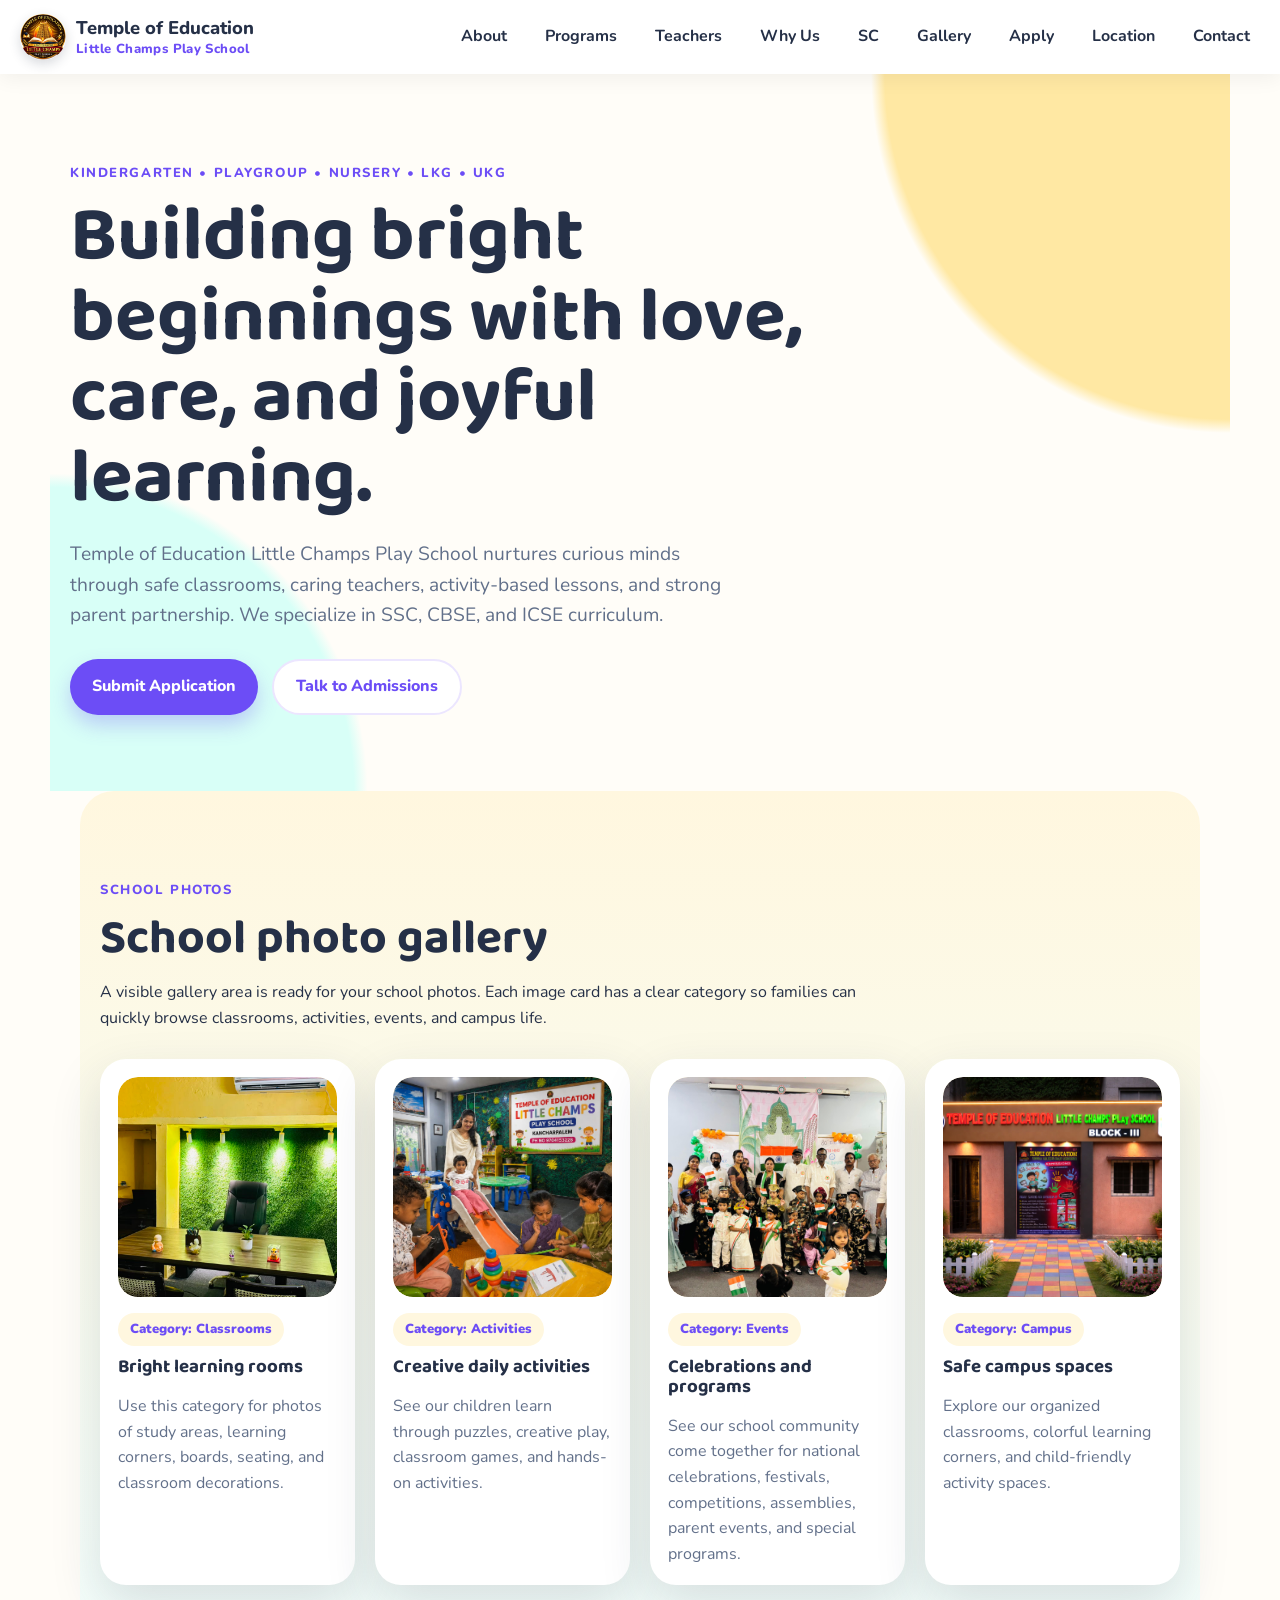
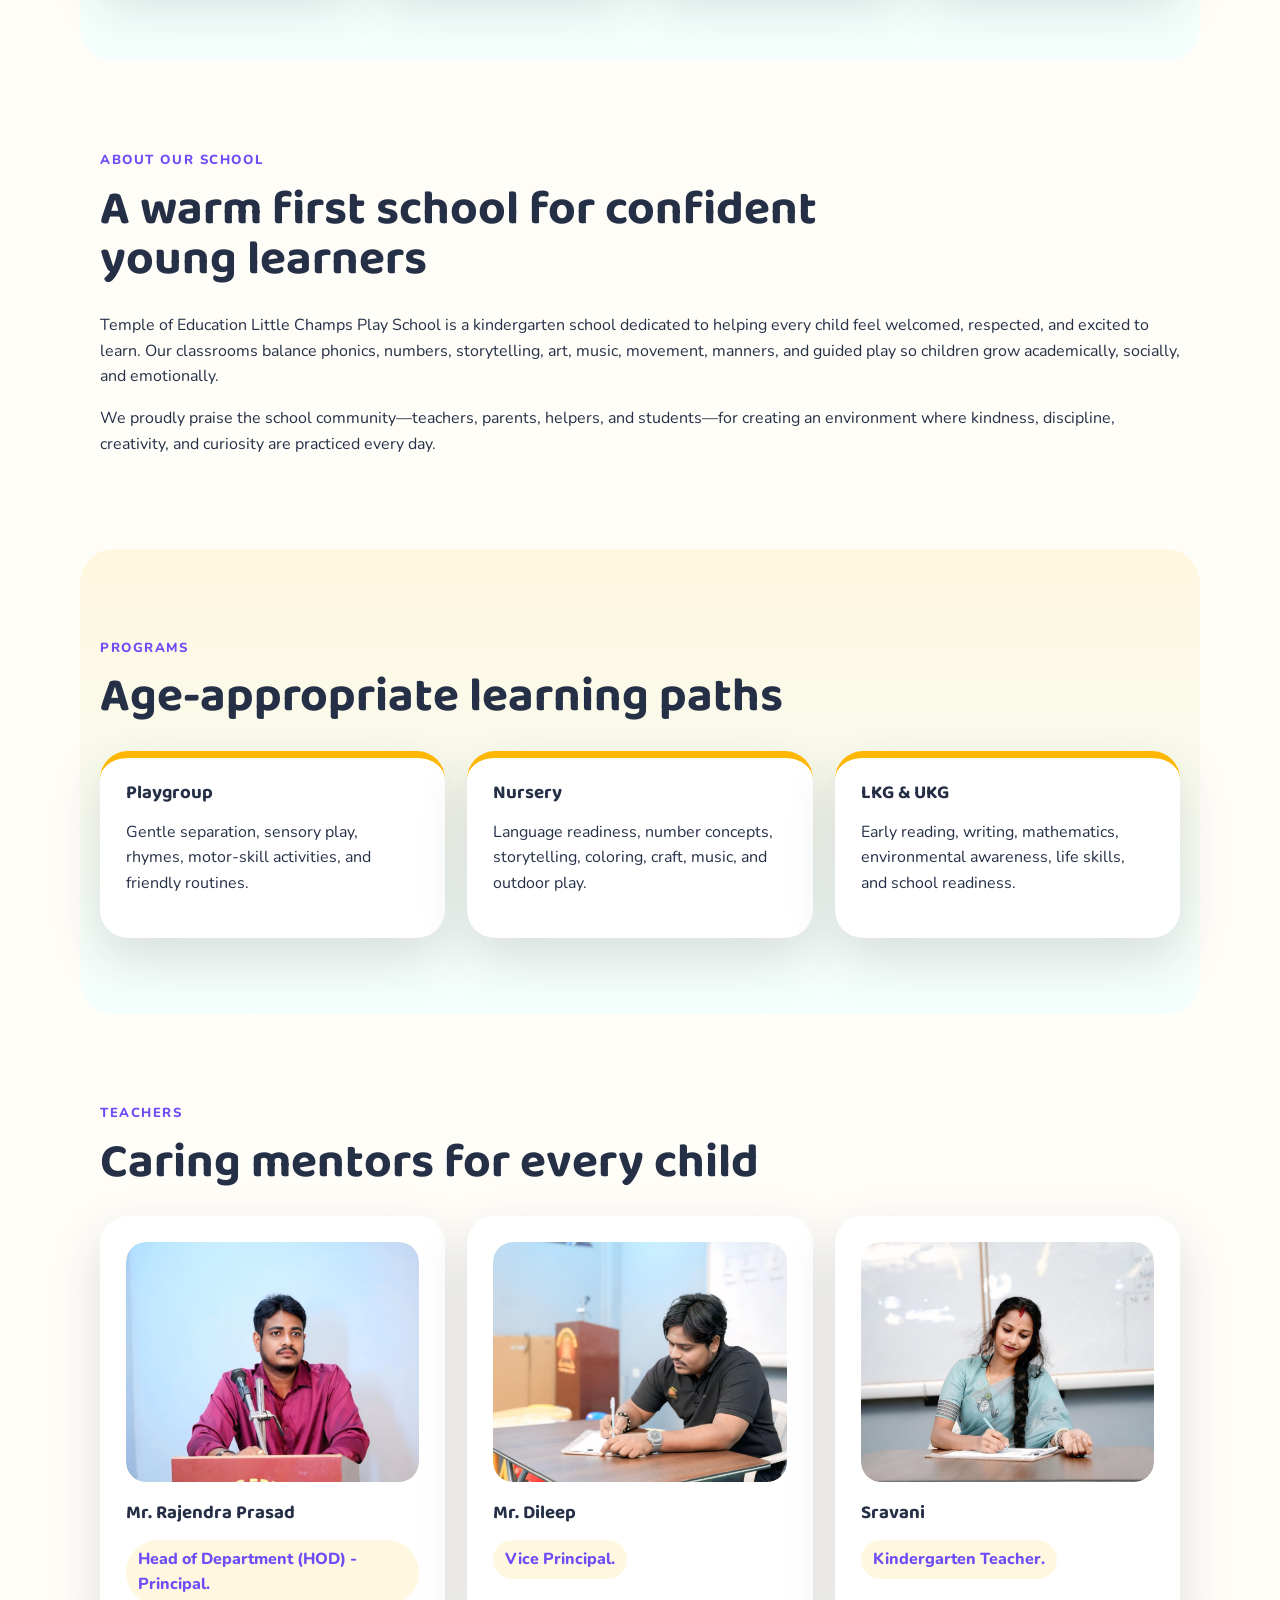
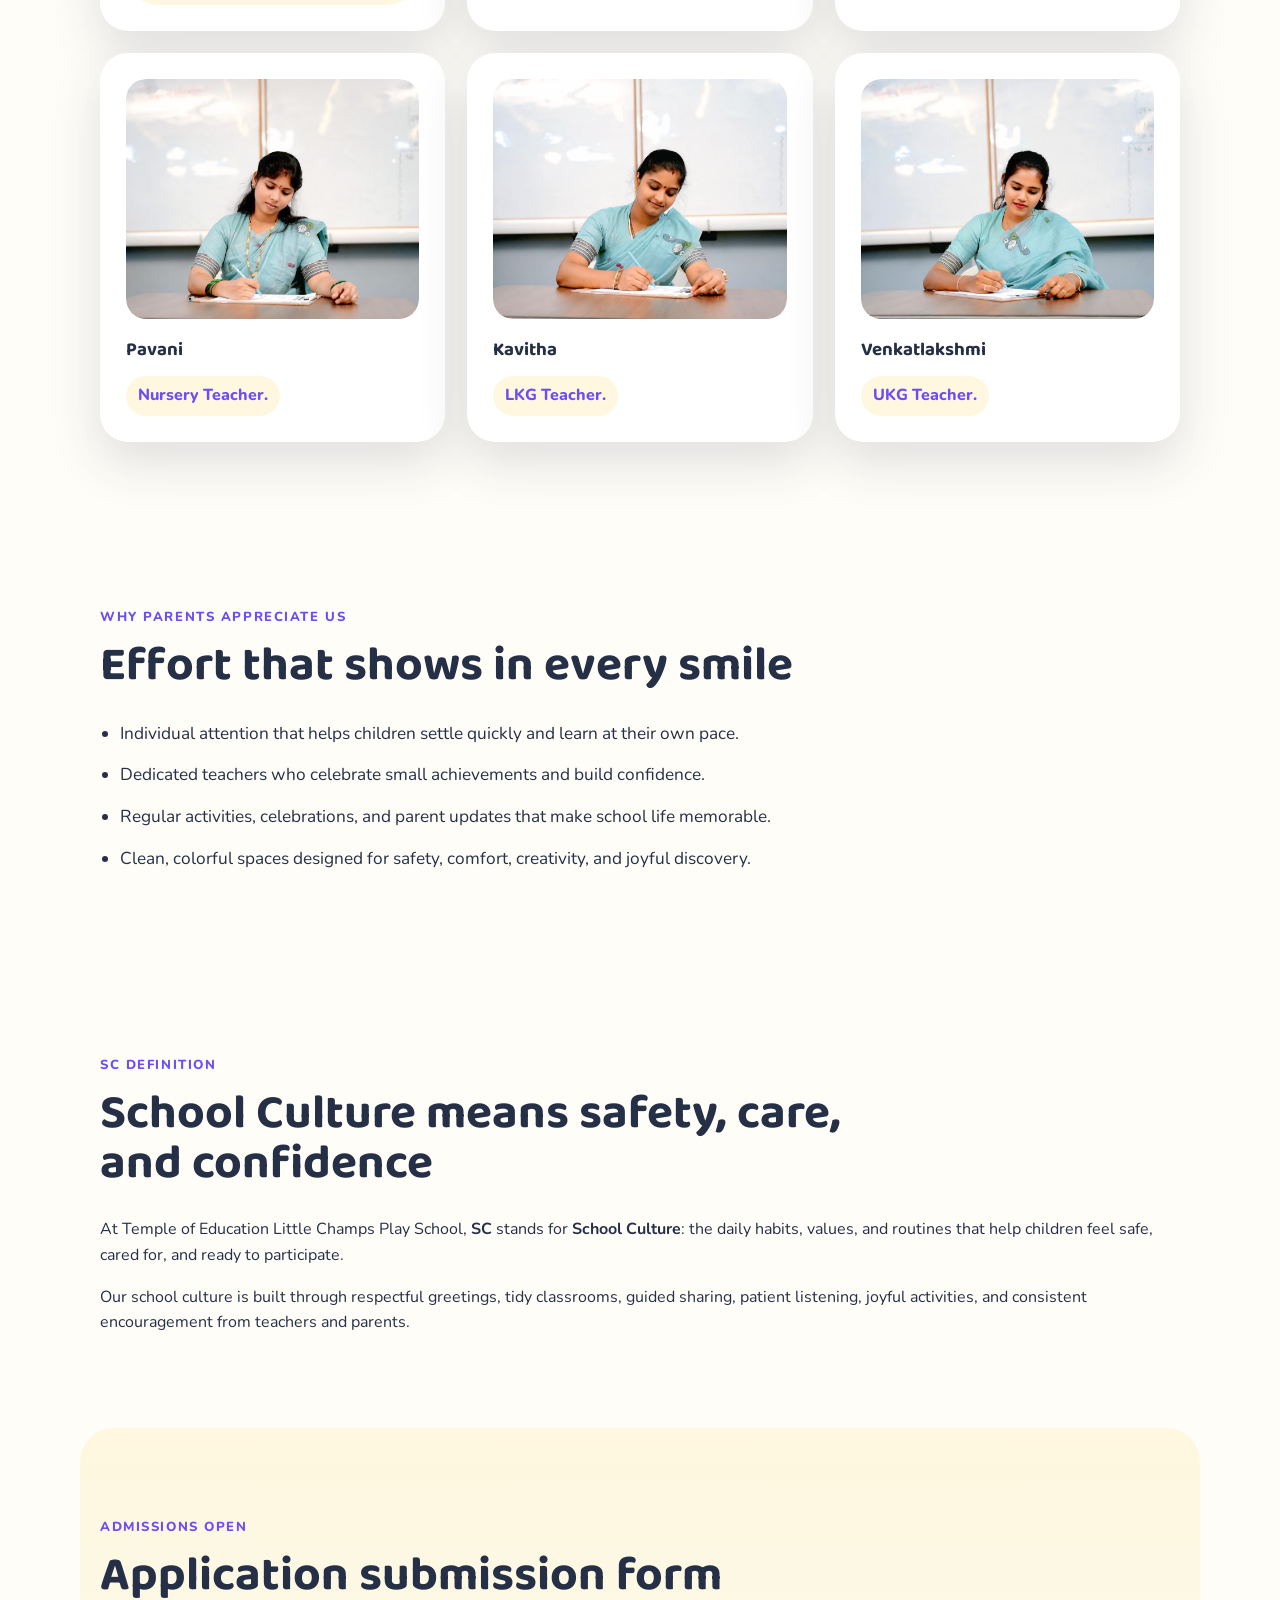
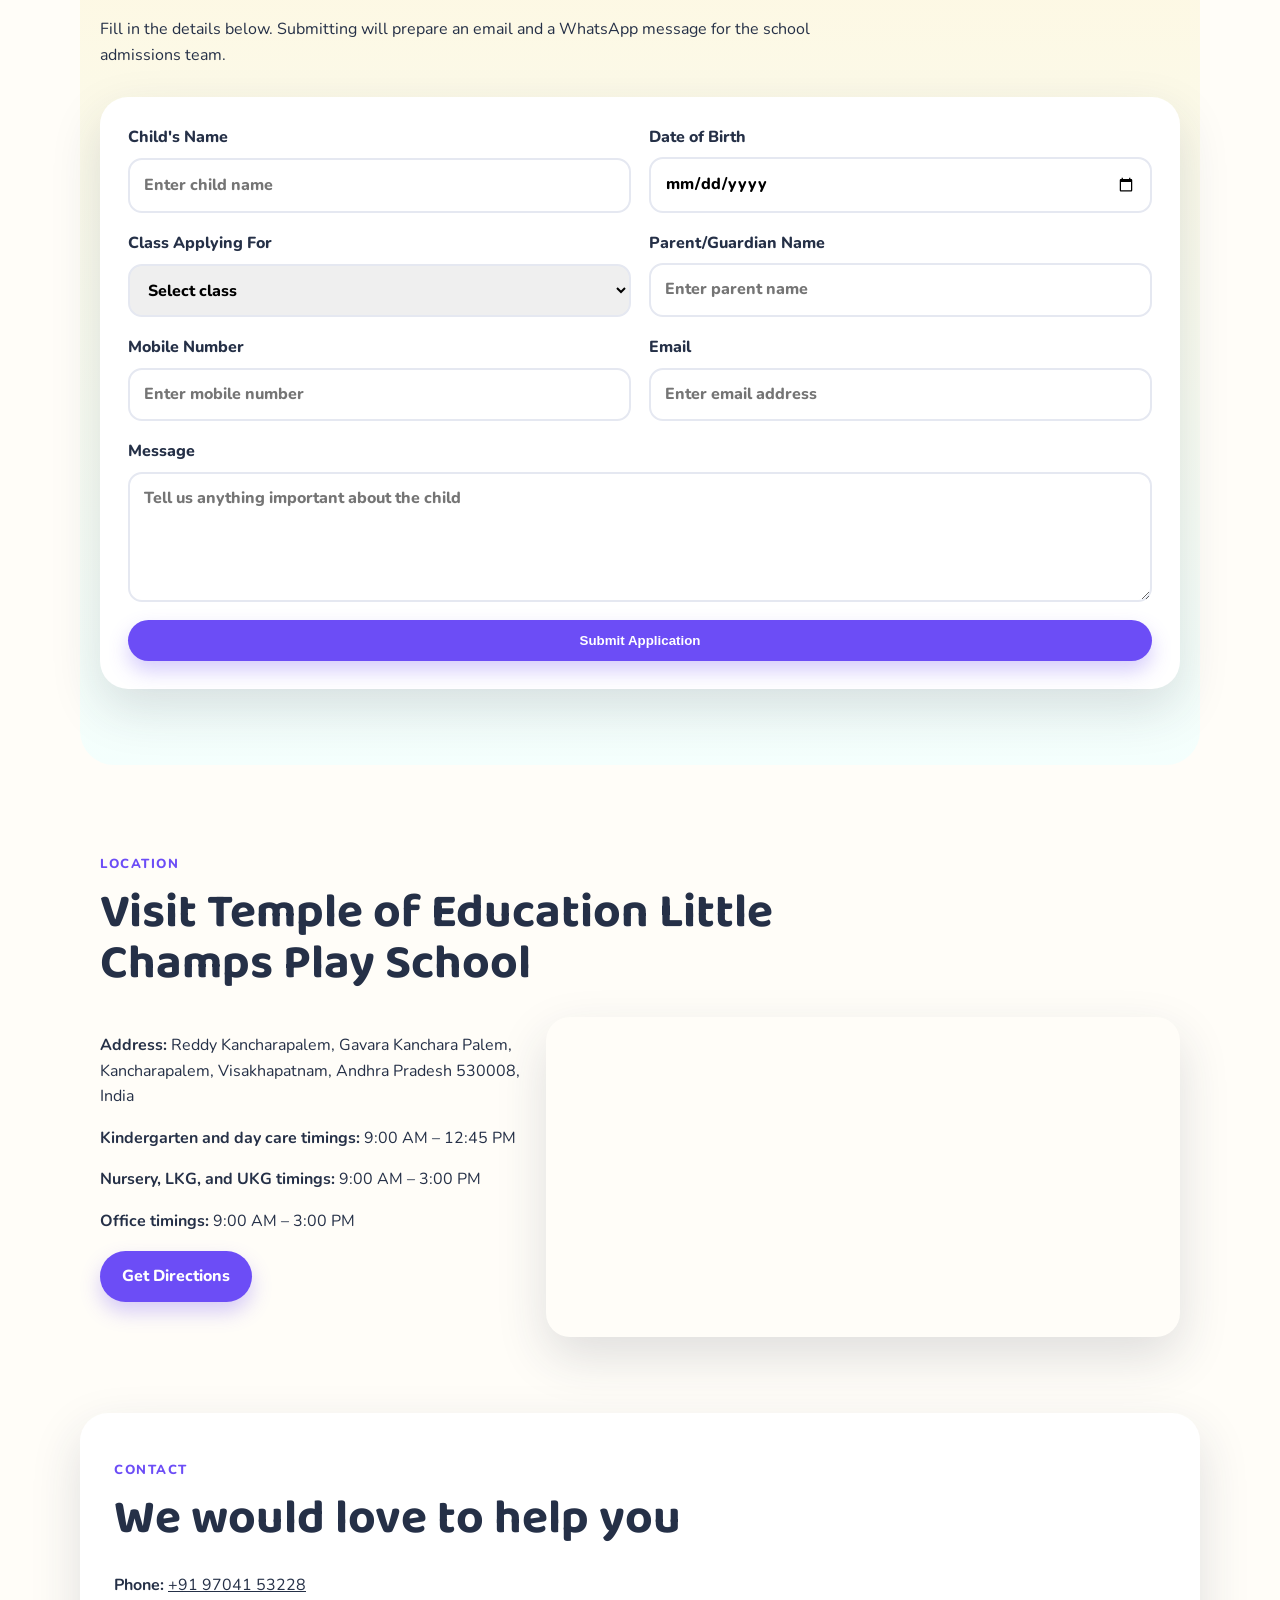
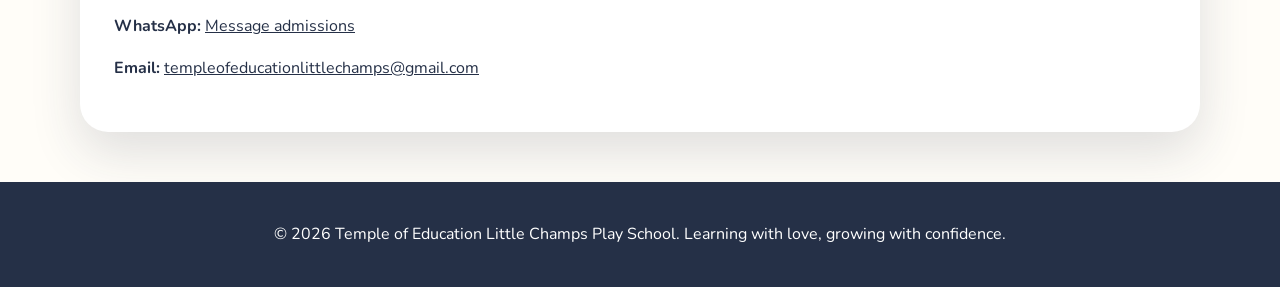
<file: index.html>
<!DOCTYPE html>
<html lang="en">
<head>
  <meta charset="UTF-8" />
  <meta name="viewport" content="width=device-width, initial-scale=1.0" />
  <meta http-equiv="Cache-Control" content="no-cache, no-store, must-revalidate" />
  <meta http-equiv="Pragma" content="no-cache" />
  <meta http-equiv="Expires" content="0" />
  <script>
    const pageUrl = new URL(window.location.href);
    if (pageUrl.searchParams.has('release')) {
      pageUrl.searchParams.delete('release');
      window.history.replaceState(null, '', `${pageUrl.pathname}${pageUrl.search}${pageUrl.hash}`);
    }
  </script>
  <title>Temple of Education Little Champs Play School</title>
  <link rel="preconnect" href="https://fonts.googleapis.com">
  <link rel="preconnect" href="https://fonts.gstatic.com" crossorigin>
  <link href="https://fonts.googleapis.com/css2?family=Baloo+2:wght@500;700&family=Nunito:wght@400;600;700;800&display=swap" rel="stylesheet">
  <link rel="stylesheet" href="site-v14.css" />
</head>
<body>
  <header class="site-header">
    <nav class="navbar" aria-label="Primary navigation">
      <a class="brand" href="#home" aria-label="Temple of Education Little Champs Play School home">
        <span class="brand-mark" aria-hidden="true">
          <img src="assets/toe-banner.svg" alt="" width="46" height="46" />
        </span>
        <span class="brand-copy">
          <span class="brand-title">Temple of Education</span>
          <span class="brand-subtitle">Little Champs Play School</span>
        </span>
      </a>
      <button class="menu-toggle" aria-expanded="false" aria-controls="main-menu">☰</button>
      <ul id="main-menu" class="menu">
        <li><a href="#about">About</a></li>
        <li><a href="#programs">Programs</a></li>
        <li><a href="#teachers">Teachers</a></li>
        <li><a href="#why-us">Why Us</a></li>
        <li><a href="#school-culture">SC</a></li>
        <li><a href="#gallery">Gallery</a></li>
        <li><a href="#admission">Apply</a></li>
        <li><a href="#location">Location</a></li>
        <li><a href="#contact">Contact</a></li>
      </ul>
    </nav>
  </header>

  <main id="home">
    <section class="hero section-pad">
      <div class="hero-content">
        <p class="eyebrow">Kindergarten • Playgroup • Nursery • LKG • UKG</p>
        <h1>Building bright beginnings with love, care, and joyful learning.</h1>
        <p class="hero-copy">Temple of Education Little Champs Play School nurtures curious minds through safe classrooms, caring teachers, activity-based lessons, and strong parent partnership. We specialize in SSC, CBSE, and ICSE curriculum.</p>
        <div class="hero-actions">
          <a class="btn primary" href="#admission">Submit Application</a>
          <a class="btn secondary" href="#contact">Talk to Admissions</a>
        </div>
      </div>
    </section>

    <section id="gallery" class="section section-pad soft-bg">
      <div class="section-heading">
        <p class="eyebrow">School photos</p>
        <h2>School photo gallery</h2>
        <p>A visible gallery area is ready for your school photos. Each image card has a clear category so families can quickly browse classrooms, activities, events, and campus life.</p>
      </div>
      <div class="gallery-grid" aria-label="Categorized school photo gallery">
        <article class="gallery-card" data-gallery="bright-learning-rooms">
          <div class="teacher-slider school-photo-slider" data-slider aria-label="Bright learning room photos">
            <a class="teacher-slides teacher-gallery-link" href="teacher-gallery.html?gallery=bright-learning-rooms" aria-label="View all bright learning room photos"><img class="teacher-photo is-active" src="assets/bright-learning-room-1.svg" alt="Bright learning room — photo 1 of 3" width="1280" height="720" /><img class="teacher-photo" src="assets/bright-learning-room-2.svg" alt="Bright learning room — photo 2 of 3" width="1040" height="585" loading="lazy" /><img class="teacher-photo" src="assets/bright-learning-room-3.svg" alt="Bright learning room — photo 3 of 3" width="1280" height="720" loading="lazy" /></a>
            <button class="slider-button slider-prev" type="button" aria-label="Previous classroom photo">‹</button>
            <button class="slider-button slider-next" type="button" aria-label="Next classroom photo">›</button>
          </div>
          <span class="category-label">Category: Classrooms</span>
          <h3>Bright learning rooms</h3>
          <p>Use this category for photos of study areas, learning corners, boards, seating, and classroom decorations.</p>
        </article>
        <article class="gallery-card" data-gallery="creative-daily-activities">
          <div class="teacher-slider school-photo-slider" data-slider aria-label="Creative daily activities photos">
            <a class="teacher-slides teacher-gallery-link" href="teacher-gallery.html?gallery=creative-daily-activities" aria-label="View all creative daily activities photos"><img class="teacher-photo is-active" src="assets/creative-daily-activities-1.svg" alt="Children enjoying guided play and hands-on learning — photo 1 of 5" width="1448" height="1086" /><img class="teacher-photo" src="assets/creative-daily-activities-2.svg" alt="Child matching letters on an alphabet puzzle — photo 2 of 5" width="720" height="1280" loading="lazy" /><img class="teacher-photo" src="assets/creative-daily-activities-3.svg" alt="Children exploring puzzles, blocks, and classroom play — photo 3 of 5" width="1195" height="896" loading="lazy" /><img class="teacher-photo" src="assets/creative-daily-activities-4.svg" alt="Creative classroom activity moments — photo 4 of 5" width="900" height="1600" loading="lazy" /><img class="teacher-photo" src="assets/creative-daily-activities-5.svg" alt="Child completing a body-parts puzzle — photo 5 of 5" width="900" height="1600" loading="lazy" /></a>
            <button class="slider-button slider-prev" type="button" aria-label="Previous activity photo">‹</button>
            <button class="slider-button slider-next" type="button" aria-label="Next activity photo">›</button>
          </div>
          <span class="category-label">Category: Activities</span>
          <h3>Creative daily activities</h3>
          <p>See our children learn through puzzles, creative play, classroom games, and hands-on activities.</p>
        </article>
        <article class="gallery-card" data-gallery="celebrations-and-programs">
          <a class="single-teacher-photo single-school-photo teacher-gallery-link" href="teacher-gallery.html?gallery=celebrations-and-programs" aria-label="View all celebrations and programs photos">
            <img class="teacher-photo is-active" src="assets/celebrations-and-programs-1.svg" alt="Children, teachers, and guests celebrating Independence Day together" width="2048" height="1152" />
          </a>
          <span class="category-label">Category: Events</span>
          <h3>Celebrations and programs</h3>
          <p>See our school community come together for national celebrations, festivals, competitions, assemblies, parent events, and special programs.</p>
        </article>
        <article class="gallery-card" data-gallery="safe-campus-spaces">
          <div class="teacher-slider school-photo-slider" data-slider aria-label="Safe campus spaces photos">
            <a class="teacher-slides teacher-gallery-link" href="teacher-gallery.html?gallery=safe-campus-spaces" aria-label="View all safe campus spaces photos"><img class="teacher-photo is-active" src="assets/safe-campus-space-4.svg" alt="Welcoming school entrance with a colorful walkway and landscaped garden — photo 1 of 8" width="1536" height="1024" /><img class="teacher-photo" src="assets/safe-campus-space-5.svg" alt="School building and garden viewed from the colorful campus walkway — photo 2 of 8" width="2048" height="1638" loading="lazy" /><img class="teacher-photo" src="assets/safe-campus-space-6.svg" alt="Campus display area with school information and student achievement boards — photo 3 of 8" width="2048" height="1152" loading="lazy" /><img class="teacher-photo" src="assets/safe-campus-space-7.svg" alt="Student achievement display framed by decorative greenery — photo 4 of 8" width="1152" height="2048" loading="lazy" /><img class="teacher-photo" src="assets/safe-campus-space-8.svg" alt="Decorated school entrance gate with gold and black balloons — photo 5 of 8" width="2048" height="1152" loading="lazy" /><img class="teacher-photo" src="assets/safe-campus-space-1.svg" alt="Spacious classroom with colorful child-sized tables and chairs — photo 6 of 8" width="1040" height="585" loading="lazy" /><img class="teacher-photo" src="assets/safe-campus-space-2.svg" alt="Colorful learning corner with positive messages and child-sized furniture — photo 7 of 8" width="720" height="1280" loading="lazy" /><img class="teacher-photo" src="assets/safe-campus-space-3.svg" alt="Organized classroom with child-sized seating and a clear activity area — photo 8 of 8" width="1040" height="585" loading="lazy" /></a>
            <button class="slider-button slider-prev" type="button" aria-label="Previous campus photo">‹</button>
            <button class="slider-button slider-next" type="button" aria-label="Next campus photo">›</button>
          </div>
          <span class="category-label">Category: Campus</span>
          <h3>Safe campus spaces</h3>
          <p>Explore our organized classrooms, colorful learning corners, and child-friendly activity spaces.</p>
        </article>
      </div>
    </section>

    <section id="about" class="section section-pad">
      <div class="section-heading">
        <p class="eyebrow">About our school</p>
        <h2>A warm first school for confident young learners</h2>
      </div>
      <p>Temple of Education Little Champs Play School is a kindergarten school dedicated to helping every child feel welcomed, respected, and excited to learn. Our classrooms balance phonics, numbers, storytelling, art, music, movement, manners, and guided play so children grow academically, socially, and emotionally.</p>
      <p>We proudly praise the school community—teachers, parents, helpers, and students—for creating an environment where kindness, discipline, creativity, and curiosity are practiced every day.</p>
    </section>

    <section id="programs" class="section section-pad soft-bg">
      <div class="section-heading">
        <p class="eyebrow">Programs</p>
        <h2>Age-appropriate learning paths</h2>
      </div>
      <div class="cards">
        <article class="card"><h3>Playgroup</h3><p>Gentle separation, sensory play, rhymes, motor-skill activities, and friendly routines.</p></article>
        <article class="card"><h3>Nursery</h3><p>Language readiness, number concepts, storytelling, coloring, craft, music, and outdoor play.</p></article>
        <article class="card"><h3>LKG & UKG</h3><p>Early reading, writing, mathematics, environmental awareness, life skills, and school readiness.</p></article>
      </div>
    </section>

    <section id="teachers" class="section section-pad">
      <div class="section-heading">
        <p class="eyebrow">Teachers</p>
        <h2>Caring mentors for every child</h2>
      </div>
      <div class="teacher-grid">
        <article class="teacher-card" data-teacher="rajendra-prasad">
          <div class="teacher-slider" data-slider aria-label="Photos of Mr. Rajendra Prasad">
            <a class="teacher-slides teacher-gallery-link" href="teacher-gallery.html?teacher=rajendra-prasad" aria-label="View all photos of Mr. Rajendra Prasad"><img class="teacher-photo is-active" src="assets/rajendra-prasad-1.svg" alt="Mr. Rajendra Prasad, Head of Department and Principal — photo 1 of 5" width="852" height="1280" /><img class="teacher-photo" src="assets/rajendra-prasad-2.svg" alt="Mr. Rajendra Prasad, Head of Department and Principal — photo 2 of 5" width="1280" height="852" loading="lazy" /><img class="teacher-photo" src="assets/rajendra-prasad-3.svg" alt="Mr. Rajendra Prasad, Head of Department and Principal — photo 3 of 5" width="852" height="1280" loading="lazy" /><img class="teacher-photo" src="assets/rajendra-prasad-4.svg" alt="Mr. Rajendra Prasad, Head of Department and Principal — photo 4 of 5" width="1280" height="852" loading="lazy" /><img class="teacher-photo" src="assets/rajendra-prasad-5.svg" alt="Mr. Rajendra Prasad, Head of Department and Principal — photo 5 of 5" width="1280" height="852" loading="lazy" /></a>
            <button class="slider-button slider-prev" type="button" aria-label="Previous photo">‹</button>
            <button class="slider-button slider-next" type="button" aria-label="Next photo">›</button>
                      </div>
          <h3>Mr. Rajendra Prasad</h3><p class="teacher-role">Head of Department (HOD) - Principal.</p>
        </article>
        <article class="teacher-card" data-teacher="dileep">
          <div class="teacher-slider" data-slider aria-label="Photos of Mr. Dileep">
            <a class="teacher-slides teacher-gallery-link" href="teacher-gallery.html?teacher=dileep" aria-label="View all photos of Mr. Dileep"><img class="teacher-photo is-active" src="assets/dileep-1.svg" alt="Mr. Dileep, Vice Principal — photo 1 of 3" width="1280" height="852" /><img class="teacher-photo" src="assets/dileep-2.svg" alt="Mr. Dileep, Vice Principal — photo 2 of 3" width="1280" height="852" loading="lazy" /><img class="teacher-photo" src="assets/dileep-3.svg" alt="Mr. Dileep, Vice Principal — photo 3 of 3" width="1280" height="852" loading="lazy" /></a>
            <button class="slider-button slider-prev" type="button" aria-label="Previous photo">‹</button>
            <button class="slider-button slider-next" type="button" aria-label="Next photo">›</button>
          </div>
          <h3>Mr. Dileep</h3><p class="teacher-role">Vice Principal.</p>
        </article>
        <article class="teacher-card" data-teacher="sravani">
          <div class="teacher-slider" data-slider aria-label="Photos of Sravani">
            <a class="teacher-slides teacher-gallery-link" href="teacher-gallery.html?teacher=sravani" aria-label="View all photos of Sravani"><img class="teacher-photo is-active" src="assets/sravani-1.svg" alt="Sravani, Kindergarten Teacher — photo 1 of 2" width="1280" height="852" /><img class="teacher-photo" src="assets/sravani-2.svg" alt="Sravani, Kindergarten Teacher — photo 2 of 2" width="1280" height="852" loading="lazy" /></a>
            <button class="slider-button slider-prev" type="button" aria-label="Previous photo">‹</button>
            <button class="slider-button slider-next" type="button" aria-label="Next photo">›</button>
          </div>
          <h3>Sravani</h3><p class="teacher-role">Kindergarten Teacher.</p>
        </article>
        <article class="teacher-card" data-teacher="pavani">
          <a class="single-teacher-photo teacher-gallery-link" href="teacher-gallery.html?teacher=pavani" aria-label="View all photos of Pavani">
            <img class="teacher-photo is-active" src="assets/pavani-1.svg" alt="Pavani, Nursery Teacher" width="1280" height="852" />
          </a>
          <h3>Pavani</h3><p class="teacher-role">Nursery Teacher.</p>
        </article>
        <article class="teacher-card" data-teacher="kavitha">
          <a class="single-teacher-photo teacher-gallery-link" href="teacher-gallery.html?teacher=kavitha" aria-label="View all photos of Kavitha">
            <img class="teacher-photo is-active" src="assets/kavitha-1.svg" alt="Kavitha, LKG Teacher" width="1280" height="852" />
          </a>
          <h3>Kavitha</h3><p class="teacher-role">LKG Teacher.</p>
        </article>
        <article class="teacher-card" data-teacher="venkatlakshmi">
          <a class="single-teacher-photo teacher-gallery-link" href="teacher-gallery.html?teacher=venkatlakshmi" aria-label="View all photos of Venkatlakshmi">
            <img class="teacher-photo is-active" src="assets/venkatlakshmi-1.svg" alt="Venkatlakshmi, UKG Teacher" width="1280" height="852" />
          </a>
          <h3>Venkatlakshmi</h3><p class="teacher-role">UKG Teacher.</p>
        </article>
      </div>
    </section>

    <section id="why-us" class="section section-pad praise">
      <div class="section-heading">
        <p class="eyebrow">Why parents appreciate us</p>
        <h2>Effort that shows in every smile</h2>
      </div>
      <ul class="feature-list">
        <li>Individual attention that helps children settle quickly and learn at their own pace.</li>
        <li>Dedicated teachers who celebrate small achievements and build confidence.</li>
        <li>Regular activities, celebrations, and parent updates that make school life memorable.</li>
        <li>Clean, colorful spaces designed for safety, comfort, creativity, and joyful discovery.</li>
      </ul>
    </section>

    <section id="school-culture" class="section section-pad">
      <div class="section-heading">
        <p class="eyebrow">SC definition</p>
        <h2>School Culture means safety, care, and confidence</h2>
      </div>
      <p>At Temple of Education Little Champs Play School, <strong>SC</strong> stands for <strong>School Culture</strong>: the daily habits, values, and routines that help children feel safe, cared for, and ready to participate.</p>
      <p>Our school culture is built through respectful greetings, tidy classrooms, guided sharing, patient listening, joyful activities, and consistent encouragement from teachers and parents.</p>
    </section>


    <section id="admission" class="section section-pad soft-bg">
      <div class="section-heading">
        <p class="eyebrow">Admissions open</p>
        <h2>Application submission form</h2>
        <p>Fill in the details below. Submitting will prepare an email and a WhatsApp message for the school admissions team.</p>
      </div>
      <form id="application-form" class="application-form">
        <label>Child's Name<input type="text" name="childName" required placeholder="Enter child name"></label>
        <label>Date of Birth<input type="date" name="dob" required></label>
        <label>Class Applying For<select name="className" required><option value="">Select class</option><option>Playgroup</option><option>Nursery</option><option>LKG</option><option>UKG</option></select></label>
        <label>Parent/Guardian Name<input type="text" name="parentName" required placeholder="Enter parent name"></label>
        <label>Mobile Number<input type="tel" name="phone" required placeholder="Enter mobile number"></label>
        <label>Email<input type="email" name="email" required placeholder="Enter email address"></label>
        <label class="full">Message<textarea name="message" rows="4" placeholder="Tell us anything important about the child"></textarea></label>
        <button class="btn primary full" type="submit">Submit Application</button>
      </form>
    </section>

    <section id="location" class="section section-pad">
      <div class="section-heading">
        <p class="eyebrow">Location</p>
        <h2>Visit Temple of Education Little Champs Play School</h2>
      </div>
      <div class="location-grid">
        <div>
          <p><strong>Address:</strong> Reddy Kancharapalem, Gavara Kanchara Palem, Kancharapalem, Visakhapatnam, Andhra Pradesh 530008, India</p>
          <p><strong>Kindergarten and day care timings:</strong> 9:00 AM – 12:45 PM</p>
          <p><strong>Nursery, LKG, and UKG timings:</strong> 9:00 AM – 3:00 PM</p>
          <p><strong>Office timings:</strong> 9:00 AM – 3:00 PM</p>
          <a class="btn primary" href="https://maps.app.goo.gl/RU3cZXkoQV7V4fw68" target="_blank" rel="noopener">Get Directions</a>
        </div>
        <iframe title="Temple of Education Little Champs Play School map" src="https://www.google.com/maps/embed?pb=!1m18!1m12!1m3!1d3800.206242490701!2d83.27415117369854!3d17.734918792703432!2m3!1f0!2f0!3f0!3m2!1i1024!2i768!4f13.1!3m3!1m2!1s0x3a3943a4181578db%3A0xcbc3d48115d37299!2sTemple%20of%20education!5e0!3m2!1sen!2sin!4v1787987950256!5m2!1sen!2sin" allowfullscreen loading="lazy" referrerpolicy="strict-origin-when-cross-origin"></iframe>
      </div>
    </section>

    <section id="contact" class="section section-pad contact-panel">
      <div class="section-heading">
        <p class="eyebrow">Contact</p>
        <h2>We would love to help you</h2>
      </div>
      <p><strong>Phone:</strong> <a id="contact-phone" href="tel:+919704153228">+91 97041 53228</a></p>
      <p><strong>WhatsApp:</strong> <a id="contact-whatsapp" href="https://wa.me/919704153228">Message admissions</a></p>
      <p><strong>Email:</strong> <a id="contact-email" href="mailto:templeofeducationlittlechamps@gmail.com">templeofeducationlittlechamps@gmail.com</a></p>
    </section>
  </main>

  <footer>
    <p>© 2026 Temple of Education Little Champs Play School. Learning with love, growing with confidence.</p>
  </footer>

  <script src="site-v3.js"></script>
</body>
</html>
</file>
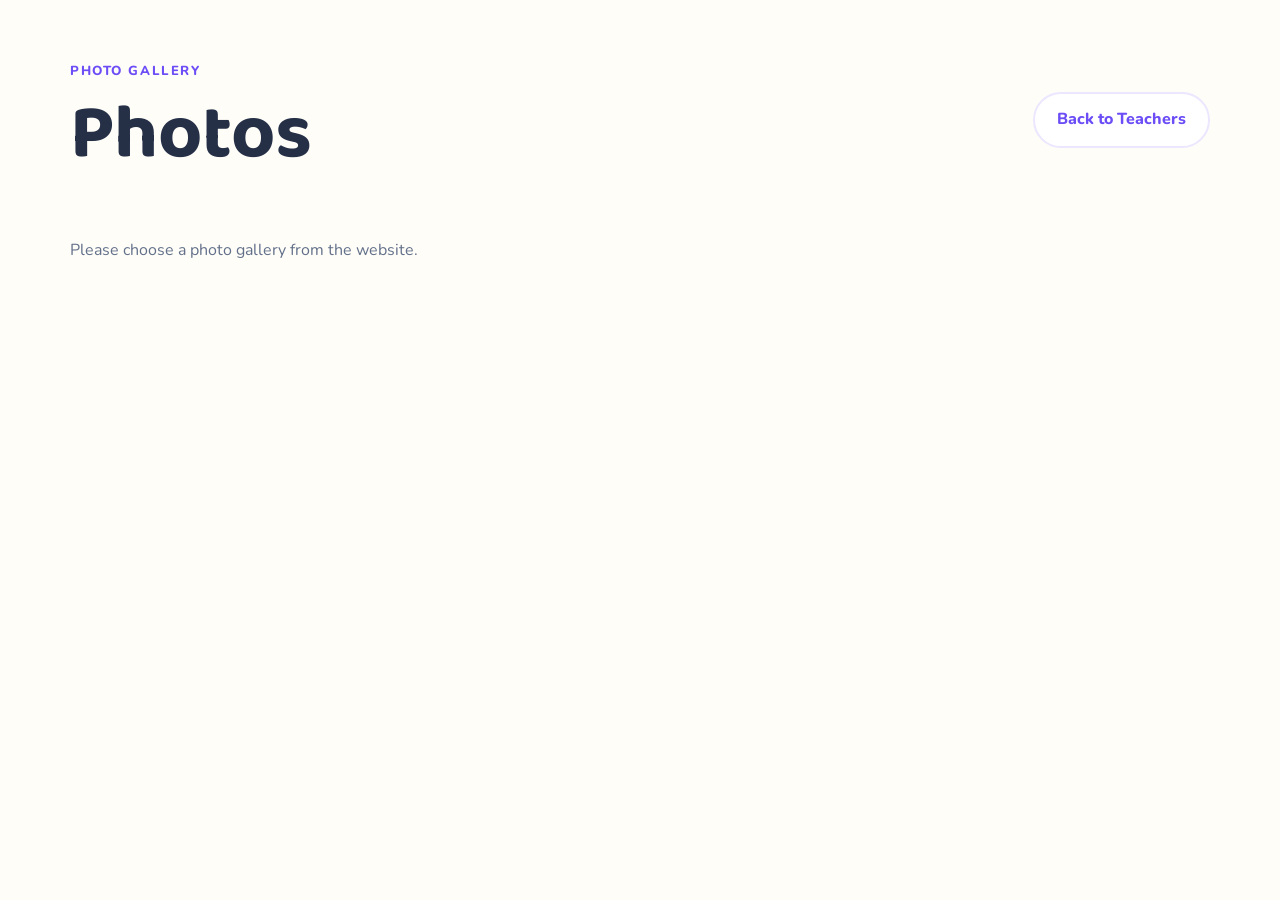
<file: teacher-gallery.html>
<!DOCTYPE html>
<html lang="en">
<head>
  <meta charset="UTF-8" />
  <meta name="viewport" content="width=device-width, initial-scale=1.0" />
  <title>Teacher Photos | Temple of Education Little Champs Play School</title>
  <link rel="preconnect" href="https://fonts.googleapis.com">
  <link rel="preconnect" href="https://fonts.gstatic.com" crossorigin>
  <link href="https://fonts.googleapis.com/css2?family=Baloo+2:wght@500;700&family=Nunito:wght@400;600;700;800&display=swap" rel="stylesheet">
  <link rel="stylesheet" href="site-v14.css" />
</head>
<body>
  <main class="gallery-page">
    <header class="gallery-page-header">
      <div><p id="gallery-eyebrow" class="eyebrow">Photo gallery</p><h1 id="gallery-title">Photos</h1></div>
      <a id="gallery-back-link" class="btn secondary" href="index.html#teachers">Back to Teachers</a>
    </header>
    <div id="teacher-photo-gallery" class="teacher-photo-gallery" aria-live="polite">
      <p class="gallery-message">Loading photos…</p>
    </div>
  </main>
  <script src="teacher-gallery.js"></script>
</body>
</html>
</file>
<file: site-v14.css>
:root {
  --primary: #6c4df6;
  --secondary: #ffb703;
  --accent: #00a896;
  --ink: #253047;
  --muted: #62708a;
  --soft: #fff7df;
  --white: #ffffff;
  --shadow: 0 20px 50px rgba(37, 48, 71, 0.15);
}
* { box-sizing: border-box; }
html { scroll-behavior: smooth; }
body { margin: 0; font-family: 'Nunito', Arial, sans-serif; color: var(--ink); background: #fffdf8; line-height: 1.6; }
a { color: inherit; }
.site-header { position: sticky; top: 0; z-index: 10; background: rgba(255,255,255,.94); box-shadow: 0 4px 20px rgba(0,0,0,.06); backdrop-filter: blur(12px); }
.navbar { max-width: 1440px; margin: auto; padding: 14px 20px; display: flex; align-items: center; justify-content: space-between; gap: 18px; }
.brand { display: flex; align-items: center; gap: 10px; min-width: 0; text-decoration: none; font-weight: 800; font-size: 1.15rem; line-height: 1.25; }
.brand-copy { display: grid; gap: 2px; }
.brand-title, .brand-subtitle { display: block; }
.brand-subtitle { color: var(--primary); font-size: .82rem; letter-spacing: .03em; }
.brand-mark { display: grid; place-items: center; flex: 0 0 46px; width: 46px; height: 46px; overflow: hidden; border-radius: 50%; background: var(--white); box-shadow: 0 4px 12px rgba(37, 48, 71, .18); }
.brand-mark img { display: block; width: 100%; height: 100%; }
.menu { display: flex; align-items: center; gap: 18px; margin: 0; padding: 0; list-style: none; font-weight: 700; }
.menu a { display: block; white-space: nowrap; text-decoration: none; padding: 8px 10px; border-radius: 999px; }
.menu a:hover { background: var(--soft); color: var(--primary); }
.menu-toggle { display: none; border: 0; background: var(--primary); color: white; border-radius: 10px; padding: 9px 12px; font-size: 1.2rem; }
.section-pad { padding: 76px 20px; }
.section { max-width: 1120px; margin: auto; }
.hero { min-height: 78vh; display: grid; grid-template-columns: 1fr; align-items: center; gap: 40px; max-width: 1180px; margin: auto; background: radial-gradient(circle at top right, #ffe8a3 0 25%, transparent 26%), radial-gradient(circle at bottom left, #d8fff7 0 22%, transparent 23%); }
.eyebrow { color: var(--primary); text-transform: uppercase; letter-spacing: .12em; font-weight: 800; font-size: .82rem; }
h1, h2, h3 { font-family: 'Baloo 2', cursive; line-height: 1.05; margin: 0 0 16px; }
h1 { font-size: clamp(2.4rem, 6vw, 5rem); max-width: 780px; }
h2 { font-size: clamp(2rem, 4vw, 3rem); }
.hero-copy { font-size: 1.2rem; color: var(--muted); max-width: 680px; }
.hero-actions { display: flex; gap: 14px; flex-wrap: wrap; margin-top: 28px; }
.btn { display: inline-flex; justify-content: center; align-items: center; border: 0; border-radius: 999px; padding: 13px 22px; text-decoration: none; font-weight: 800; cursor: pointer; }
.primary { background: var(--primary); color: white; box-shadow: 0 10px 20px rgba(108,77,246,.28); }
.secondary { background: var(--white); color: var(--primary); border: 2px solid #ece6ff; }
.card, .teacher-card, .application-form, .contact-panel { background: var(--white); border-radius: 28px; box-shadow: var(--shadow); }
.soft-bg { background: linear-gradient(180deg, #fff7df, #f4fffd); border-radius: 34px; }
.section-heading { max-width: 760px; margin-bottom: 28px; }
.cards, .teacher-grid { display: grid; grid-template-columns: repeat(3, 1fr); gap: 22px; }
.card, .teacher-card { padding: 26px; }
.card { border-top: 7px solid var(--secondary); }
.teacher-card span { display: grid; place-items: center; width: 66px; height: 66px; border-radius: 50%; background: var(--accent); color: white; font-weight: 900; margin-bottom: 16px; }
.feature-list { display: grid; gap: 14px; padding-left: 20px; font-size: 1.08rem; }
.application-form { display: grid; grid-template-columns: repeat(2, 1fr); gap: 18px; padding: 28px; }
label { display: grid; gap: 7px; font-weight: 800; }
input, select, textarea { width: 100%; border: 2px solid #e5e8f1; border-radius: 14px; padding: 12px 14px; font: inherit; }
input:focus, select:focus, textarea:focus { outline: 3px solid rgba(108,77,246,.18); border-color: var(--primary); }
.full { grid-column: 1 / -1; }
.form-note { margin: 0; color: var(--muted); }
.location-grid { display: grid; grid-template-columns: .8fr 1.2fr; gap: 24px; align-items: stretch; }
iframe { width: 100%; min-height: 320px; border: 0; border-radius: 24px; box-shadow: var(--shadow); }
.contact-panel { padding: 34px; margin-bottom: 50px; }
footer { text-align: center; padding: 24px; background: var(--ink); color: white; }
@media (max-width: 1120px) {
  .menu-toggle { display: block; }
  .menu { position: absolute; left: 20px; right: 20px; top: 74px; display: none; flex-direction: column; align-items: stretch; padding: 18px; background: white; border-radius: 18px; box-shadow: var(--shadow); }
  .menu.open { display: flex; }
  .hero, .cards, .teacher-grid, .application-form, .location-grid { grid-template-columns: 1fr; }
  .section-pad { padding: 54px 18px; }
}
.gallery-grid { display: grid; grid-template-columns: repeat(4, 1fr); gap: 20px; }
.gallery-card { background: var(--white); border-radius: 26px; box-shadow: var(--shadow); overflow: hidden; padding: 18px; }
.photo-placeholder { min-height: 170px; display: grid; place-items: center; border-radius: 20px; color: white; font-family: 'Baloo 2', cursive; font-size: 1.7rem; font-weight: 800; background: linear-gradient(135deg, var(--primary), var(--accent)); margin-bottom: 16px; }
.category-label { display: inline-flex; margin-bottom: 12px; padding: 6px 12px; border-radius: 999px; background: var(--soft); color: var(--primary); font-size: .82rem; font-weight: 900; }
.gallery-card p { color: var(--muted); margin-bottom: 0; }
@media (max-width: 1020px) { .gallery-grid { grid-template-columns: repeat(2, 1fr); } }
@media (max-width: 620px) { .gallery-grid { grid-template-columns: 1fr; } }
.teacher-photo { display: block; width: 100%; height: 240px; margin-bottom: 22px; border-radius: 20px; object-fit: cover; object-position: center 28%; }
@media (max-width: 760px) {
  .teacher-photo { height: 320px; }
}
.teacher-slider { position: relative; margin-bottom: 22px; overflow: hidden; border-radius: 20px; background: var(--soft); }
.teacher-slides { position: relative; height: 240px; }
.teacher-slider .teacher-photo { position: absolute; inset: 0; height: 100%; margin: 0; opacity: 0; transform: translateX(12%); transition: opacity .45s ease, transform .45s ease; }
.teacher-slider .teacher-photo.is-active { opacity: 1; transform: translateX(0); }
.slider-button { position: absolute; top: 50%; z-index: 2; width: 38px; height: 38px; border: 0; border-radius: 50%; background: rgba(37, 48, 71, .78); color: white; font-size: 1.7rem; line-height: 1; cursor: pointer; opacity: 0; pointer-events: none; transform: translateY(-50%); transition: opacity .2s ease; }
.teacher-slider:hover .slider-button, .teacher-slider:focus-within .slider-button { opacity: 1; pointer-events: auto; }
.slider-prev { left: 10px; }
.slider-next { right: 10px; }
@media (hover: none) { .slider-button { opacity: 1; pointer-events: auto; } }
@media (prefers-reduced-motion: reduce) { .teacher-slider .teacher-photo { transition: none; } }
.teacher-gallery-link { display: block; color: inherit; text-decoration: none; }
.single-teacher-photo { height: 240px; margin-bottom: 22px; overflow: hidden; border-radius: 20px; background: var(--soft); }
.single-teacher-photo .teacher-photo { height: 100%; margin: 0; }
.gallery-page { max-width: 1180px; margin: 0 auto; padding: 48px 20px 72px; }
.gallery-page-header { display: flex; align-items: center; justify-content: space-between; gap: 20px; margin-bottom: 30px; }
.teacher-photo-gallery { display: grid; grid-template-columns: repeat(2, minmax(0, 1fr)); gap: 24px; }
.teacher-photo-gallery img { display: block; width: 100%; height: auto; max-height: 720px; object-fit: contain; border-radius: 24px; background: white; box-shadow: var(--shadow); }
.gallery-message { color: var(--muted); }
@media (max-width: 760px) { .teacher-photo-gallery { grid-template-columns: 1fr; } .gallery-page-header { align-items: flex-start; flex-direction: column; } }
.teacher-role { display: inline-flex; margin: 0; padding: 7px 12px; border-radius: 999px; background: var(--soft); color: var(--primary); font-weight: 800; }
/* Favor the lower portion of the portrait so the HOD appears higher in the cropped card. */
[data-teacher="rajendra-prasad"] .teacher-photo:nth-child(3) { object-position: center 80%; }
.school-photo-slider { margin-bottom: 16px; }
.school-photo-slider .teacher-slides { height: 220px; }
.single-school-photo { height: 220px; margin-bottom: 16px; }
</file>
